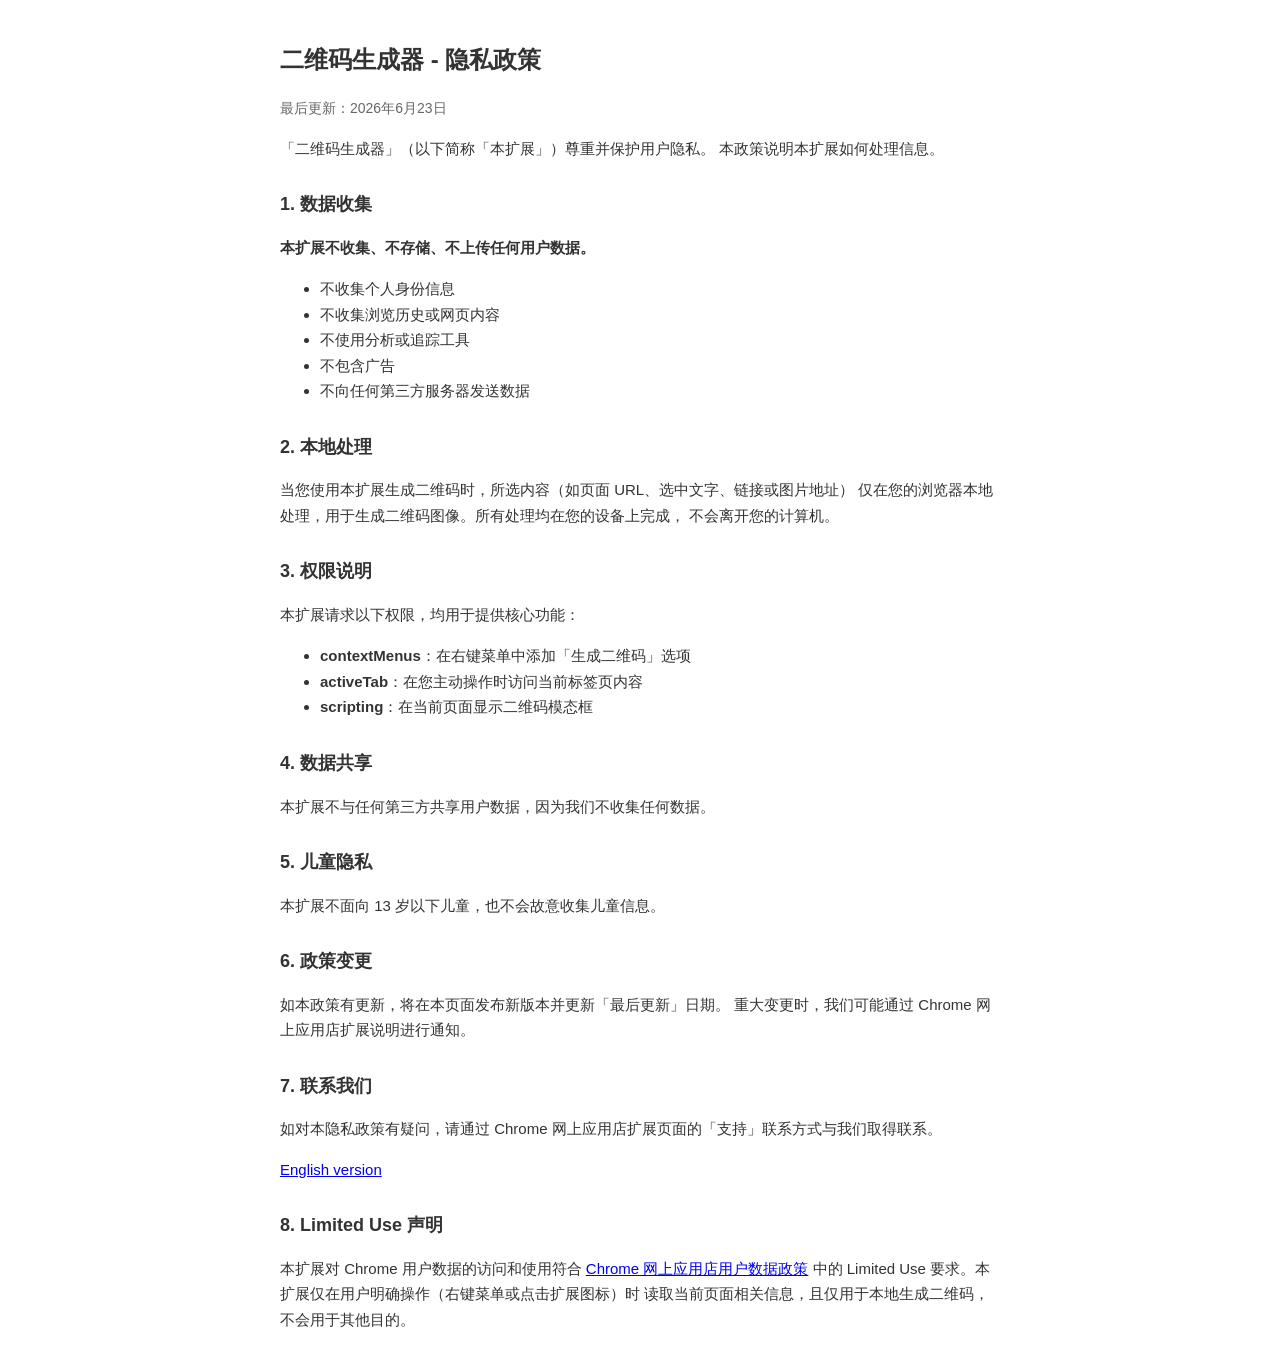
<file: index.html>
<!DOCTYPE html>
<html lang="zh-CN">
<head>
  <meta charset="UTF-8">
  <meta name="viewport" content="width=device-width, initial-scale=1.0">
  <meta http-equiv="refresh" content="0; url=store/privacy-policy.html">
  <title>二维码生成器</title>
  <style>
    body {
      font-family: -apple-system, BlinkMacSystemFont, "Segoe UI", Roboto, sans-serif;
      max-width: 640px;
      margin: 80px auto;
      padding: 0 20px;
      color: #333;
      text-align: center;
    }
    a { color: #667eea; }
  </style>
</head>
<body>
  <h1>二维码生成器</h1>
  <p>正在跳转到隐私政策页面…</p>
  <p>
    若未自动跳转，请访问
    <a href="store/privacy-policy.html">隐私政策（中文）</a>
    或
    <a href="store/privacy-policy-en.html">Privacy Policy (English)</a>
  </p>
</body>
</html>
</file>
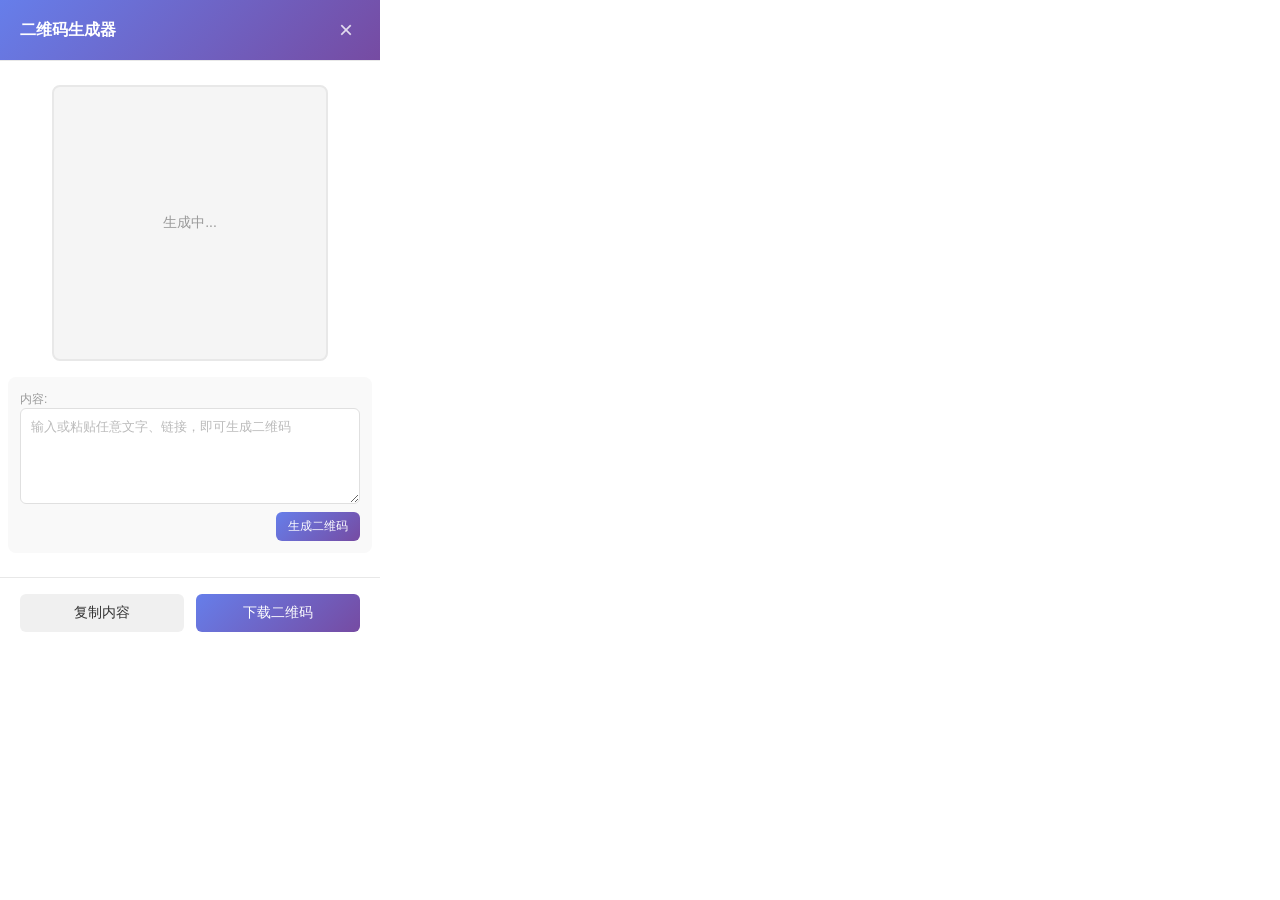
<file: popup.html>
<!DOCTYPE html>
<html lang="zh-CN" class="qrcode-popup-page">
<head>
  <meta charset="UTF-8">
  <meta name="viewport" content="width=device-width, initial-scale=1.0">
  <title>二维码生成器</title>
  <link rel="stylesheet" href="modal.css">
</head>
<body>
  <div class="qrcode-modal-content">
    <div class="qrcode-modal-header">
      <h3 class="qrcode-modal-title">二维码生成器</h3>
      <button class="qrcode-close-btn" type="button" title="关闭" aria-label="关闭">&times;</button>
    </div>
    <div class="qrcode-modal-body">
      <div class="qrcode-image-container">
        <div class="qrcode-loading">生成中...</div>
      </div>
      <div class="qrcode-content-info">
        <label class="qrcode-content-label" for="qrcode-content-input">内容:</label>
        <textarea
          id="qrcode-content-input"
          class="qrcode-content-input"
          rows="4"
          spellcheck="false"
          autocomplete="off"
          placeholder="输入或粘贴任意文字、链接，即可生成二维码"
          aria-label="二维码内容"
        ></textarea>
        <div class="qrcode-content-meta">
          <span class="qrcode-char-count"></span>
          <button class="qrcode-btn qrcode-btn-generate" type="button">生成二维码</button>
        </div>
      </div>
    </div>
    <div class="qrcode-modal-footer">
      <button class="qrcode-btn qrcode-btn-copy" type="button">复制内容</button>
      <button class="qrcode-btn qrcode-btn-download" type="button">下载二维码</button>
    </div>
  </div>
  <script src="qrcode.min.js"></script>
  <script src="qr-ui.js"></script>
  <script src="popup.js"></script>
</body>
</html>
</file>
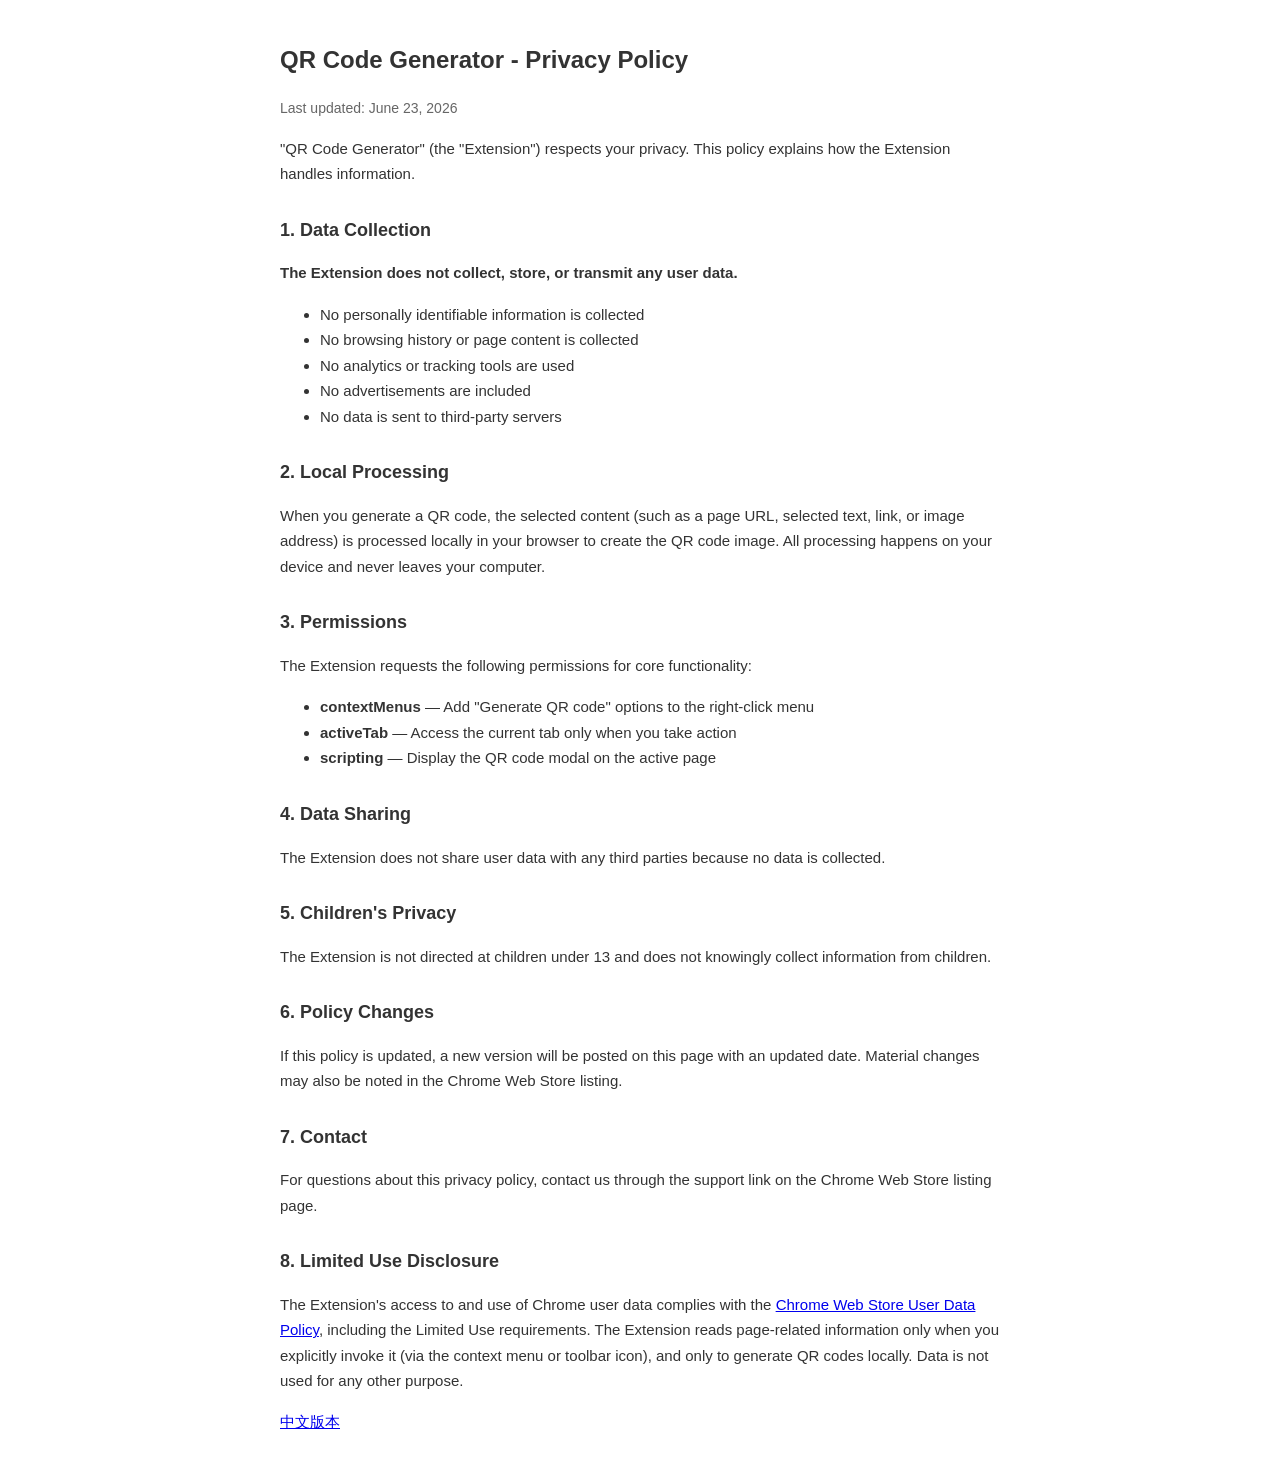
<file: store/privacy-policy-en.html>
<!DOCTYPE html>
<html lang="en">
<head>
  <meta charset="UTF-8">
  <meta name="viewport" content="width=device-width, initial-scale=1.0">
  <title>QR Code Generator - Privacy Policy</title>
  <style>
    body {
      font-family: -apple-system, BlinkMacSystemFont, "Segoe UI", Roboto, "Helvetica Neue", Arial, sans-serif;
      line-height: 1.7;
      max-width: 720px;
      margin: 40px auto;
      padding: 0 20px;
      color: #333;
    }
    h1 { font-size: 24px; }
    h2 { font-size: 18px; margin-top: 28px; }
    p, li { font-size: 15px; }
    .updated { color: #666; font-size: 14px; }
  </style>
</head>
<body>
  <h1>QR Code Generator - Privacy Policy</h1>
  <p class="updated">Last updated: June 23, 2026</p>

  <p>
    "QR Code Generator" (the "Extension") respects your privacy.
    This policy explains how the Extension handles information.
  </p>

  <h2>1. Data Collection</h2>
  <p>
    <strong>The Extension does not collect, store, or transmit any user data.</strong>
  </p>
  <ul>
    <li>No personally identifiable information is collected</li>
    <li>No browsing history or page content is collected</li>
    <li>No analytics or tracking tools are used</li>
    <li>No advertisements are included</li>
    <li>No data is sent to third-party servers</li>
  </ul>

  <h2>2. Local Processing</h2>
  <p>
    When you generate a QR code, the selected content (such as a page URL, selected text,
    link, or image address) is processed locally in your browser to create the QR code image.
    All processing happens on your device and never leaves your computer.
  </p>

  <h2>3. Permissions</h2>
  <p>The Extension requests the following permissions for core functionality:</p>
  <ul>
    <li><strong>contextMenus</strong> — Add "Generate QR code" options to the right-click menu</li>
    <li><strong>activeTab</strong> — Access the current tab only when you take action</li>
    <li><strong>scripting</strong> — Display the QR code modal on the active page</li>
  </ul>

  <h2>4. Data Sharing</h2>
  <p>The Extension does not share user data with any third parties because no data is collected.</p>

  <h2>5. Children's Privacy</h2>
  <p>The Extension is not directed at children under 13 and does not knowingly collect information from children.</p>

  <h2>6. Policy Changes</h2>
  <p>
    If this policy is updated, a new version will be posted on this page with an updated date.
    Material changes may also be noted in the Chrome Web Store listing.
  </p>

  <h2>7. Contact</h2>
  <p>
    For questions about this privacy policy, contact us through the support link on the
    Chrome Web Store listing page.
  </p>

  <h2>8. Limited Use Disclosure</h2>
  <p>
    The Extension's access to and use of Chrome user data complies with the
    <a href="https://developer.chrome.com/docs/webstore/program-policies/limited-use">Chrome Web Store User Data Policy</a>,
    including the Limited Use requirements. The Extension reads page-related information only
    when you explicitly invoke it (via the context menu or toolbar icon), and only to generate
    QR codes locally. Data is not used for any other purpose.
  </p>

  <p><a href="privacy-policy.html">中文版本</a></p>
</body>
</html>
</file>
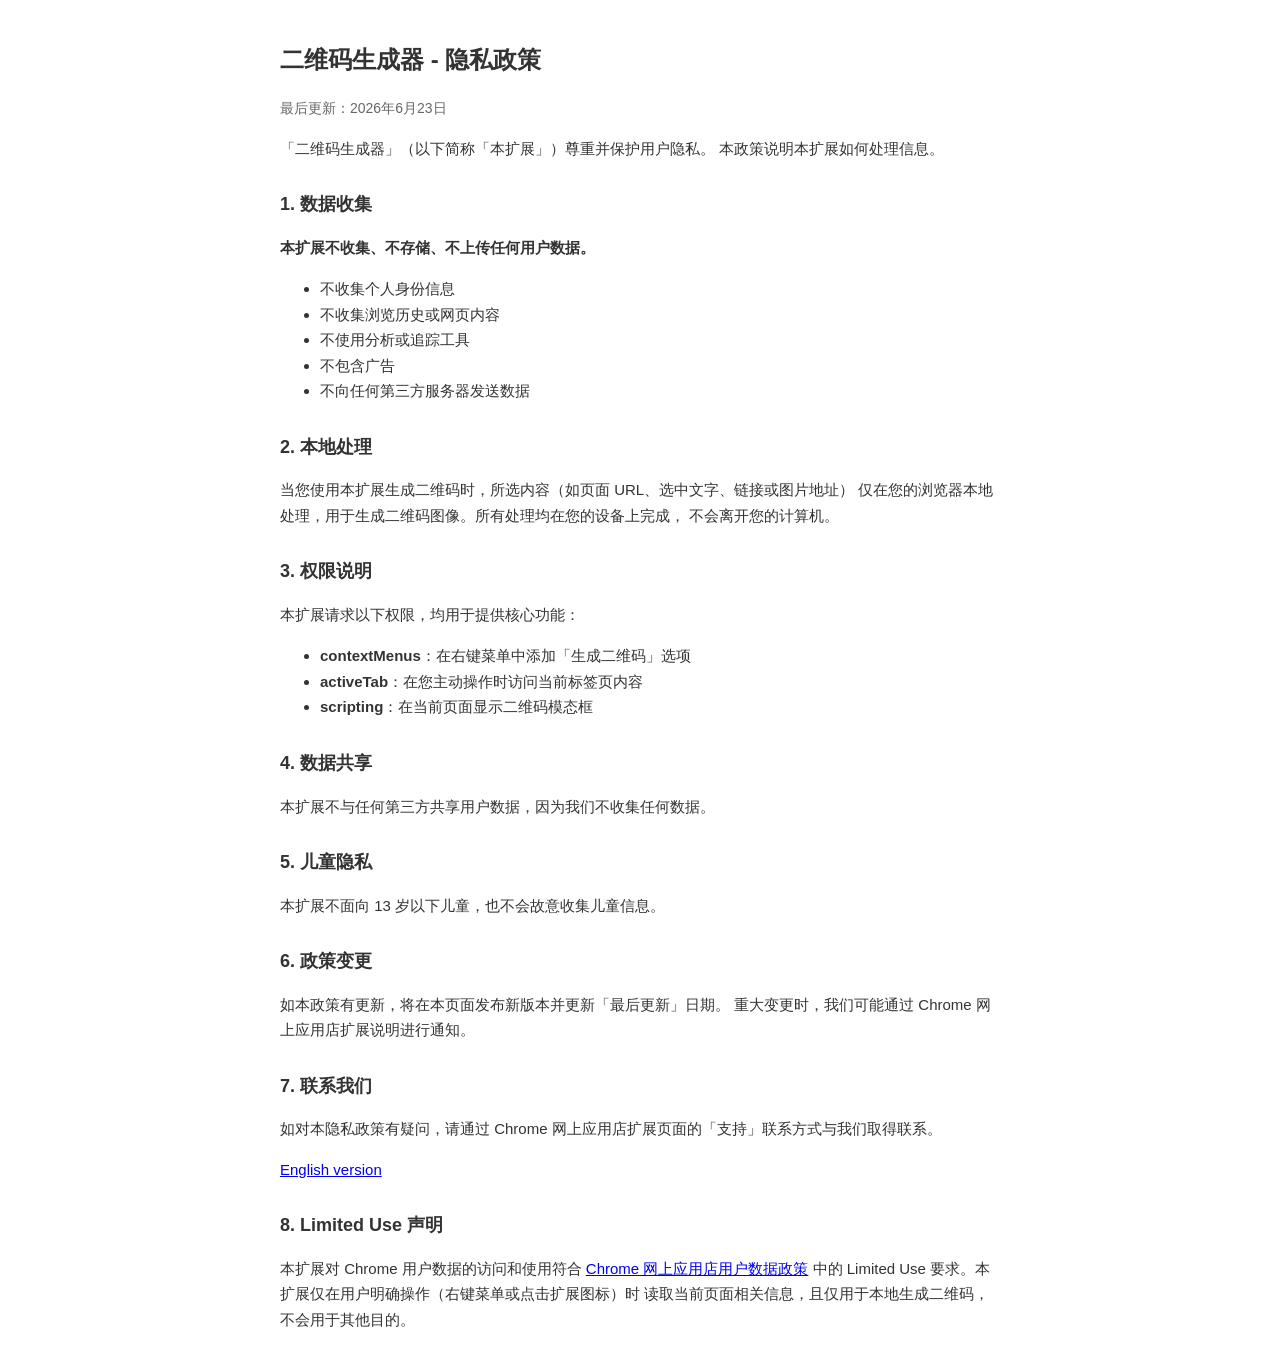
<file: store/privacy-policy.html>
<!DOCTYPE html>
<html lang="zh-CN">
<head>
  <meta charset="UTF-8">
  <meta name="viewport" content="width=device-width, initial-scale=1.0">
  <title>二维码生成器 - 隐私政策</title>
  <style>
    body {
      font-family: -apple-system, BlinkMacSystemFont, "Segoe UI", Roboto, "Helvetica Neue", Arial, sans-serif;
      line-height: 1.7;
      max-width: 720px;
      margin: 40px auto;
      padding: 0 20px;
      color: #333;
    }
    h1 { font-size: 24px; }
    h2 { font-size: 18px; margin-top: 28px; }
    p, li { font-size: 15px; }
    .updated { color: #666; font-size: 14px; }
  </style>
</head>
<body>
  <h1>二维码生成器 - 隐私政策</h1>
  <p class="updated">最后更新：2026年6月23日</p>

  <p>
    「二维码生成器」（以下简称「本扩展」）尊重并保护用户隐私。
    本政策说明本扩展如何处理信息。
  </p>

  <h2>1. 数据收集</h2>
  <p>
    <strong>本扩展不收集、不存储、不上传任何用户数据。</strong>
  </p>
  <ul>
    <li>不收集个人身份信息</li>
    <li>不收集浏览历史或网页内容</li>
    <li>不使用分析或追踪工具</li>
    <li>不包含广告</li>
    <li>不向任何第三方服务器发送数据</li>
  </ul>

  <h2>2. 本地处理</h2>
  <p>
    当您使用本扩展生成二维码时，所选内容（如页面 URL、选中文字、链接或图片地址）
    仅在您的浏览器本地处理，用于生成二维码图像。所有处理均在您的设备上完成，
    不会离开您的计算机。
  </p>

  <h2>3. 权限说明</h2>
  <p>本扩展请求以下权限，均用于提供核心功能：</p>
  <ul>
    <li><strong>contextMenus</strong>：在右键菜单中添加「生成二维码」选项</li>
    <li><strong>activeTab</strong>：在您主动操作时访问当前标签页内容</li>
    <li><strong>scripting</strong>：在当前页面显示二维码模态框</li>
  </ul>

  <h2>4. 数据共享</h2>
  <p>本扩展不与任何第三方共享用户数据，因为我们不收集任何数据。</p>

  <h2>5. 儿童隐私</h2>
  <p>本扩展不面向 13 岁以下儿童，也不会故意收集儿童信息。</p>

  <h2>6. 政策变更</h2>
  <p>
    如本政策有更新，将在本页面发布新版本并更新「最后更新」日期。
    重大变更时，我们可能通过 Chrome 网上应用店扩展说明进行通知。
  </p>

  <h2>7. 联系我们</h2>
  <p>
    如对本隐私政策有疑问，请通过 Chrome 网上应用店扩展页面的「支持」联系方式与我们取得联系。
  </p>

  <p><a href="privacy-policy-en.html">English version</a></p>

  <h2>8. Limited Use 声明</h2>
  <p>
    本扩展对 Chrome 用户数据的访问和使用符合
    <a href="https://developer.chrome.com/docs/webstore/program-policies/limited-use">Chrome 网上应用店用户数据政策</a>
    中的 Limited Use 要求。本扩展仅在用户明确操作（右键菜单或点击扩展图标）时
    读取当前页面相关信息，且仅用于本地生成二维码，不会用于其他目的。
  </p>
</body>
</html>
</file>
<file: modal.css>
/* 二维码扩展 - 模态框样式 */

/* 遮罩层 */
.qrcode-modal-overlay {
  position: fixed;
  top: 0;
  left: 0;
  width: 100%;
  height: 100%;
  background-color: rgba(0, 0, 0, 0.5);
  display: flex;
  align-items: center;
  justify-content: center;
  z-index: 2147483647;
  opacity: 0;
  visibility: hidden;
  transition: opacity 0.2s ease, visibility 0.2s ease;
  font-family: -apple-system, BlinkMacSystemFont, "Segoe UI", Roboto, "Helvetica Neue", Arial, sans-serif;
}

.qrcode-modal-overlay.show {
  opacity: 1;
  visibility: visible;
}

/* 模态框内容 */
.qrcode-modal-content {
  background: #ffffff;
  border-radius: 12px;
  box-shadow: 0 20px 60px rgba(0, 0, 0, 0.3);
  width: 360px;
  max-width: 90vw;
  max-height: 90vh;
  overflow: hidden;
  display: flex;
  flex-direction: column;
  transform: scale(0.9);
  transition: transform 0.2s ease;
}

.qrcode-modal-overlay.show .qrcode-modal-content {
  transform: scale(1);
}

/* 头部 */
.qrcode-modal-header {
  padding: 16px 20px;
  border-bottom: 1px solid #e8e8e8;
  display: flex;
  align-items: center;
  justify-content: space-between;
  background: linear-gradient(135deg, #667eea 0%, #764ba2 100%);
}

.qrcode-modal-title {
  margin: 0;
  font-size: 16px;
  font-weight: 600;
  color: #ffffff;
}

.qrcode-close-btn {
  background: none;
  border: none;
  font-size: 24px;
  line-height: 1;
  color: rgba(255, 255, 255, 0.8);
  cursor: pointer;
  padding: 0;
  width: 28px;
  height: 28px;
  display: flex;
  align-items: center;
  justify-content: center;
  border-radius: 4px;
  transition: background-color 0.2s, color 0.2s;
}

.qrcode-close-btn:hover {
  background-color: rgba(255, 255, 255, 0.2);
  color: #ffffff;
}

/* 主体 */
.qrcode-modal-body {
  padding: 24px 20px;
  display: flex;
  flex-direction: column;
  align-items: center;
  gap: 16px;
}

/* 二维码图片容器 */
.qrcode-image-container {
  width: 256px;
  height: 256px;
  display: flex;
  align-items: center;
  justify-content: center;
  background: #f5f5f5;
  border-radius: 8px;
  border: 2px solid #e8e8e8;
  padding: 8px;
}

.qrcode-image {
  width: 100%;
  height: 100%;
  object-fit: contain;
}

.qrcode-loading {
  color: #999;
  font-size: 14px;
}

.qrcode-error {
  color: #ff4d4f;
  font-size: 14px;
  text-align: center;
}

/* 内容信息 */
.qrcode-content-info {
  width: 100%;
  background: #f9f9f9;
  border-radius: 8px;
  padding: 12px;
}

.qrcode-content-label {
  font-size: 12px;
  color: #999;
  margin-bottom: 4px;
}

.qrcode-content-text {
  font-size: 13px;
  color: #333;
  word-break: break-all;
  line-height: 1.5;
  max-height: 60px;
  overflow-y: auto;
}

/* 底部按钮 */
.qrcode-modal-footer {
  padding: 16px 20px;
  border-top: 1px solid #e8e8e8;
  display: flex;
  gap: 12px;
  justify-content: center;
}

.qrcode-btn {
  flex: 1;
  padding: 10px 16px;
  border: none;
  border-radius: 6px;
  font-size: 14px;
  font-weight: 500;
  cursor: pointer;
  transition: background-color 0.2s, transform 0.1s;
}

.qrcode-btn:active {
  transform: scale(0.98);
}

.qrcode-btn-copy {
  background-color: #f0f0f0;
  color: #333;
}

.qrcode-btn-copy:hover {
  background-color: #e0e0e0;
}

.qrcode-btn-download {
  background: linear-gradient(135deg, #667eea 0%, #764ba2 100%);
  color: #ffffff;
}

.qrcode-btn-download:hover {
  background: linear-gradient(135deg, #5a6fd6 0%, #6a4190 100%);
}

/* Toast 提示 */
.qrcode-toast {
  position: fixed;
  top: 50%;
  left: 50%;
  transform: translate(-50%, -50%) scale(0.8);
  background-color: rgba(0, 0, 0, 0.75);
  color: #ffffff;
  padding: 12px 24px;
  border-radius: 8px;
  font-size: 14px;
  z-index: 2147483647;
  opacity: 0;
  transition: opacity 0.3s, transform 0.3s;
  pointer-events: none;
}

.qrcode-toast.show {
  opacity: 1;
  transform: translate(-50%, -50%) scale(1);
}

/* 可编辑内容输入框 */
.qrcode-content-input {
  display: block;
  width: 100%;
  box-sizing: border-box;
  min-height: 72px;
  max-height: 160px;
  resize: vertical;
  border: 1px solid #e0e0e0;
  border-radius: 6px;
  padding: 8px 10px;
  font-size: 13px;
  line-height: 1.5;
  color: #333;
  font-family: inherit;
  background: #ffffff;
}

.qrcode-content-input:focus {
  outline: none;
  border-color: #667eea;
  box-shadow: 0 0 0 2px rgba(102, 126, 234, 0.2);
}

.qrcode-content-input::placeholder {
  color: #bbb;
}

.qrcode-content-meta {
  display: flex;
  align-items: center;
  justify-content: space-between;
  gap: 8px;
  margin-top: 8px;
}

.qrcode-char-count {
  font-size: 12px;
  color: #999;
  flex: 1;
  min-width: 0;
}

.qrcode-char-count.is-over {
  color: #ff4d4f;
}

.qrcode-btn-generate {
  flex: 0 0 auto;
  padding: 6px 12px;
  border: none;
  border-radius: 6px;
  font-size: 12px;
  font-weight: 500;
  cursor: pointer;
  color: #fff;
  background: linear-gradient(135deg, #667eea 0%, #764ba2 100%);
  transition: background-color 0.2s, transform 0.1s;
}

.qrcode-btn-generate:hover {
  background: linear-gradient(135deg, #5a6fd6 0%, #6a4190 100%);
}

.qrcode-btn-generate:active {
  transform: scale(0.98);
}

.qrcode-placeholder {
  color: #999;
  font-size: 14px;
  text-align: center;
  padding: 16px;
  line-height: 1.6;
  margin: 0;
}

.qrcode-btn:disabled {
  opacity: 0.5;
  cursor: not-allowed;
  transform: none;
}

/* 工具栏弹窗 / 独立窗口 */
html.qrcode-popup-page,
html.qrcode-popup-page body {
  margin: 0;
  padding: 0;
  width: 380px;
  background: #ffffff;
  font-family: -apple-system, BlinkMacSystemFont, "Segoe UI", Roboto, "Helvetica Neue", Arial, sans-serif;
}

html.qrcode-popup-page .qrcode-modal-content {
  width: 380px;
  max-width: 100%;
  max-height: none;
  border-radius: 0;
  box-shadow: none;
  transform: none;
}

html.qrcode-standalone,
html.qrcode-standalone body {
  width: 100%;
  min-height: 100%;
}

html.qrcode-standalone .qrcode-modal-content {
  width: 100%;
  min-height: 100vh;
}

html.qrcode-popup-page .qrcode-toast {
  z-index: 2147483647;
}
</file>
